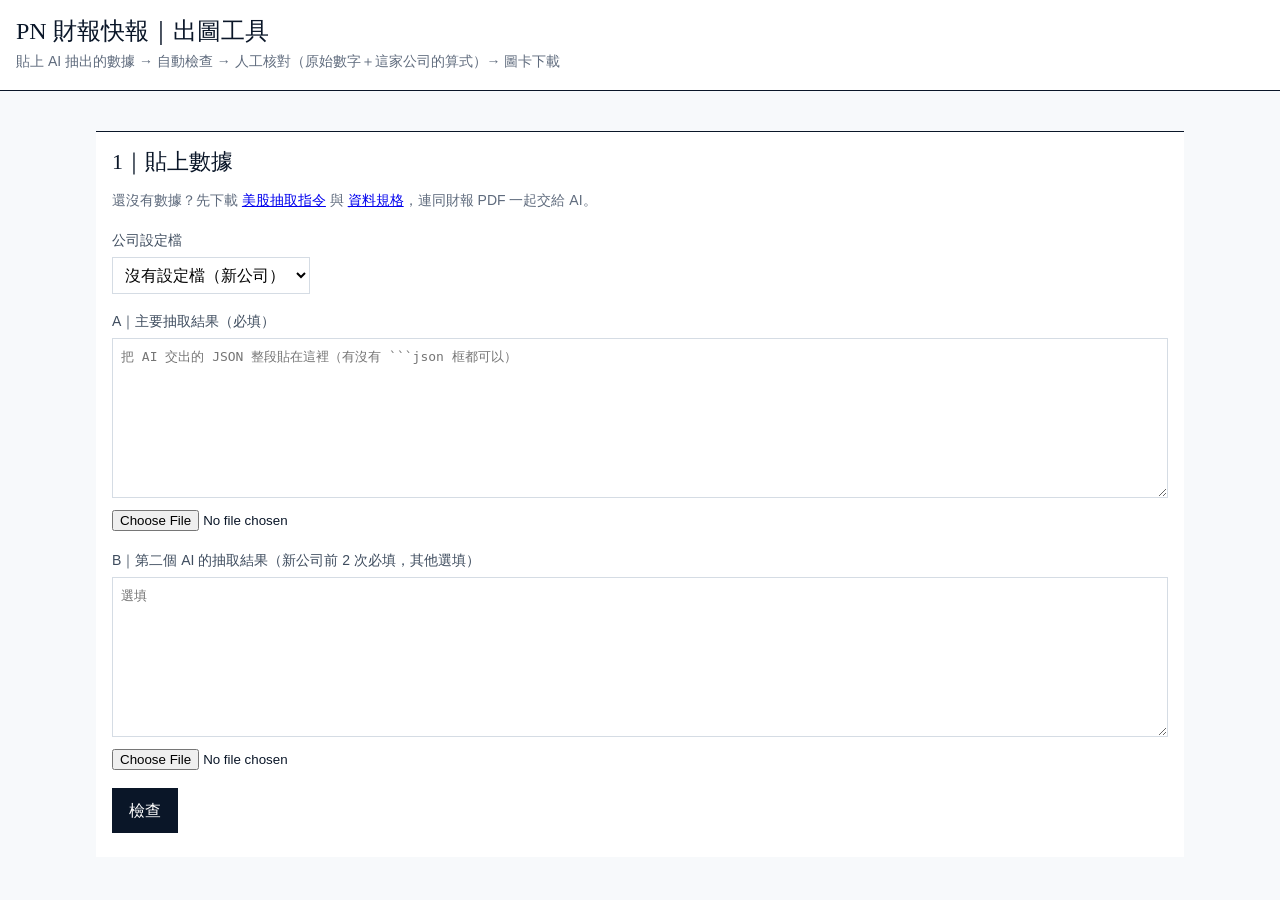
<file: index.html>
<!doctype html>
<html lang="zh-Hant">
<head>
<meta charset="utf-8">
<meta name="viewport" content="width=device-width, initial-scale=1">
<title>PN 財報快報</title>
<meta http-equiv="refresh" content="0; url=app/index.html">
</head>
<body>
<p>正在前往出圖工具⋯⋯若沒有自動跳轉，請點 <a href="app/index.html">PN 財報快報｜出圖工具</a>。</p>
</body>
</html>
</file>
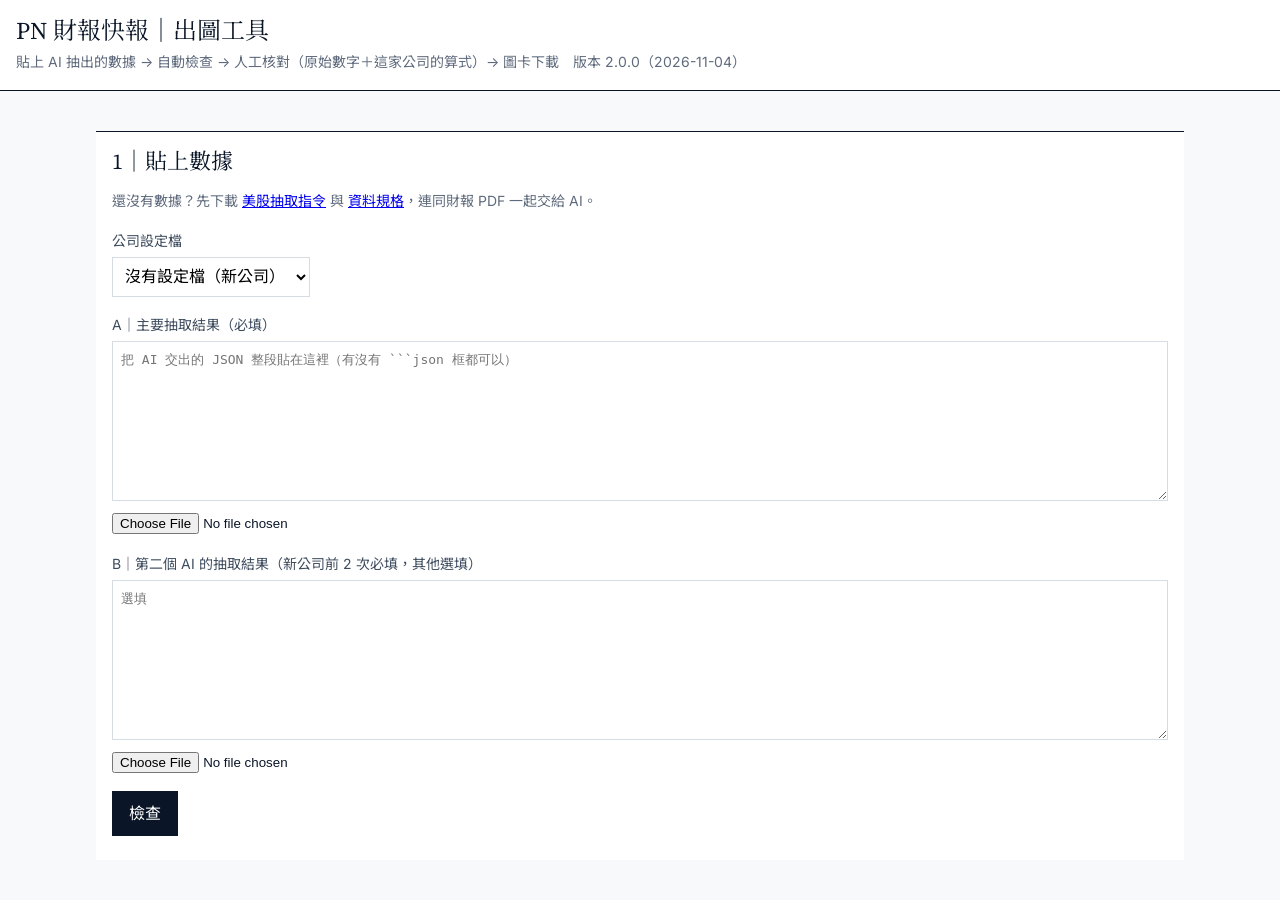
<file: app/index.html>
<!doctype html>
<html lang="zh-Hant">
<head>
<meta charset="utf-8">
<meta name="viewport" content="width=device-width, initial-scale=1">
<title>PN 財報快報</title>
<link id="gf" rel="stylesheet" href="">
<link rel="stylesheet" href="app.css">

</head>
<body>
<header>
  <h1>PN 財報快報｜出圖工具</h1>
  <p>貼上 AI 抽出的數據 → 自動檢查 → 人工核對（原始數字＋這家公司的算式）→ 圖卡下載　<span id="appVersion"></span></p>
</header>
<main>
<div id="fatal" class="banner" hidden></div>

<!-- 步驟 1 -->
<section id="s1">
  <h2>1｜貼上數據</h2>
  <div class="pad">
    <p class="note">還沒有數據？先下載 <a href="../prompts/extract_us.md" download>美股抽取指令</a> 與 <a href="../schema/fact_sheet.schema.json" download>資料規格</a>，連同財報 PDF 一起交給 AI。</p>
    <label class="block" for="company">公司設定檔</label>
    <select id="company"><option value="">沒有設定檔（新公司）</option></select>
    <label class="block" for="fsA">A｜主要抽取結果（必填）</label>
    <textarea id="fsA" placeholder="把 AI 交出的 JSON 整段貼在這裡（有沒有 ```json 框都可以）"></textarea>
    <input type="file" id="fileA" accept=".json,.txt">
    <label class="block" for="fsB">B｜第二個 AI 的抽取結果（新公司前 2 次必填，其他選填）</label>
    <textarea id="fsB" placeholder="選填"></textarea>
    <input type="file" id="fileB" accept=".json,.txt">
    <div class="row"><button id="btnCheck">檢查</button><span id="s1msg" class="note"></span></div>
  </div>
</section>

<!-- 步驟 2 -->
<section id="s2" hidden>
  <h2>2｜自動檢查</h2>
  <div id="formatBox"></div>
  <h3>勾稽與合理性</h3>
  <div class="tablewrap pad"><table id="checks"><thead><tr><th>結果</th><th>項目</th><th>說明</th></tr></thead><tbody></tbody></table></div>
  <div id="diffBox"></div>
</section>

<!-- 步驟 3 -->
<section id="s3" hidden>
  <h2>3｜人工核對</h2>
  <div class="pad note">
    <p>依序完成三層：先第一層、第二層對照 PDF 打勾（用 Ctrl＋F／⌘F 搜尋「列名」），再處理第三層。<b>數字錯了可以直接修改</b>：</p>
    <ul>
      <li><b>第一層、第二層</b>：按「修改」輸入原文的正確值。改過的項目要重新打勾，自動檢查會立刻重算。</li>
      <li><b>第三層</b>：工具自動分成「需要你判斷」「交給 AI」「自動處理」。你只要處理「需要你判斷」，其餘整理成一段文字交給 AI 重新抽取。勾稽不通過若只是<b>這家公司的算法不同</b>，會直接建議公司算式；兩個 AI 取的<b>名稱不同</b>，由你選正確名稱。</li>
      <li><b>公司規範</b>：這家公司的算式與科目中文名稱，確認後記住，下次自動套用。</li>
    </ul>
    <p>規則說明：<a href="../rules/review_rules.md" target="_blank">哪些錯誤可以直接改、哪些必須請 AI 重抽</a></p>
  </div>
  <div id="carryMsg"></div>
  <div class="progress"><div id="bar"></div></div>
  <p class="pad note" id="progressText"></p>
  <div id="manualBox"></div>
  <div id="companyBox"></div>
  <p class="pad note">規則說明：<a href="../rules/company_rules.md" target="_blank">公司規範：各公司可以設定哪些算式</a></p>
  <h3>其他要求（選填，會加入給 AI 的修正要求）</h3>
  <div class="pad"><textarea id="general" style="min-height:80px" placeholder="例如：請補抽第 5 頁的營運指標表"></textarea></div>
  <div id="promptBox" class="pad" hidden>
    <h3 style="margin-left:0">給 AI 的整理（你的判斷＋交給 AI 的問題）</h3>
    <div class="banner"><b>還有交給 AI 的項目，貼回新的 JSON 後才能出圖。</b><br>
      1. 按「複製給 AI 的整理」，貼回<b>原本那個 AI 對話</b>（不要開新對話，AI 才看得到原文）。<br>
      2. 把 AI 重新輸出的 JSON 貼到步驟 1 的 A 欄，按「檢查」。<br>
      3. 數值沒變的勾選、你的修改與判斷都會保留；AI 改過的數字要重新打勾。這次交給 AI 的問題若仍存在，下一輪會改列「需要你判斷」，不會一直循環。</div>
    <p class="note fail" id="promptWait"></p>
    <textarea id="promptText" readonly style="min-height:200px" hidden></textarea>
    <div class="row"><button id="btnCopy" class="ghost" disabled>複製給 AI 的整理</button><span id="copyMsg" class="note"></span></div>
  </div>
  <div class="row pad"><button id="btnRender" disabled>下一步：核對圖卡數字</button><span id="renderMsg" class="note"></span></div>
</section>

<!-- 步驟 4 -->
<section id="s4" hidden>
  <h2>4｜圖卡數字核對（對照新聞稿）</h2>
  <div class="pad note">
    <p>下表是這次圖卡上會出現的重點數字。工具已先填入 AI 從新聞稿抄下的數字；<b>空白的請照新聞稿補上</b>（新聞稿沒寫的可以留白），你只需要處理被標記的行：</p>
    <ul>
      <li><b>四捨五入</b>（例如 24.7% 對 25%）：自動通過。</li>
      <li><b>定義不同</b>（例如淨利含不含非控制權益、營收含不含避險損益）：圖卡數字不改，自動在圖卡頁尾加附註。</li>
      <li><b>對不上</b>（科目抓錯、單位錯）：必須修正，回到步驟 3 改數字、交給 AI，或在「公司規範」調整這家公司的算式。</li>
    </ul>
  </div>
  <div id="verifyBox"></div>
  <div class="row pad"><button id="btnDraw" disabled>產出圖卡</button><span id="drawMsg" class="note"></span></div>
</section>

<!-- 步驟 5 -->
<section id="s5" hidden>
  <h2>5｜圖卡</h2>
  <div class="pad" id="selBox"></div>
  <div class="pad">
    <label class="block" for="nextDate">下次財報日期（選填：只有公司已正式公告時才填，例 2027-01-20；空白則不顯示；顯示在 K1）</label>
    <input type="text" id="nextDate" placeholder="YYYY-MM-DD"> <span class="note" id="nextDateNote"></span>
    <div class="row">
      <button id="btnApply" class="ghost">套用日期</button>
      <button id="btnAll">下載全部 PNG</button>
      <button id="btnRules" class="ghost">下載公司規範</button>
      <button id="btnArchive" class="ghost">下載本季存檔</button>
    </div>
    <div id="dropBox"></div>
    <p class="note" id="exportMsg"></p>
  </div>
  <div id="grid"></div>
</section>

</main>
<script type="module" src="main.js"></script>

</body>
</html>
</file>
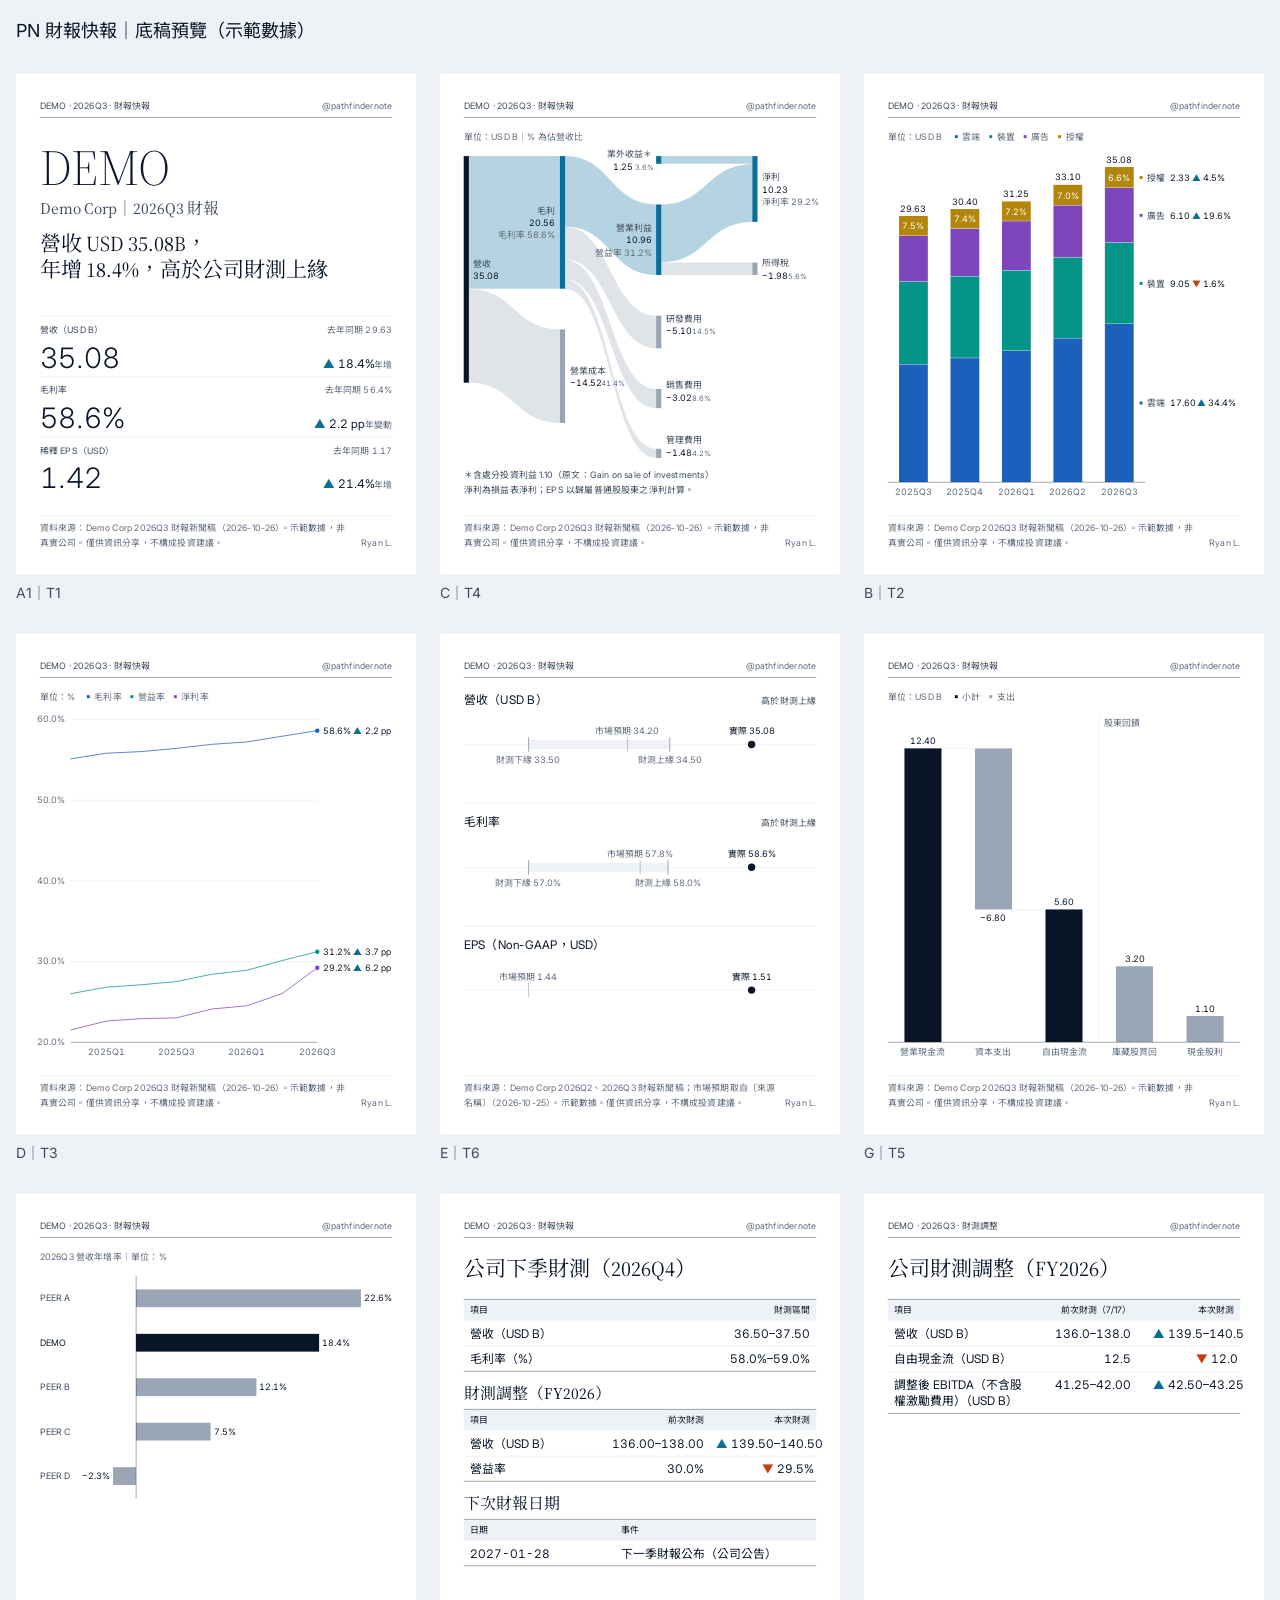
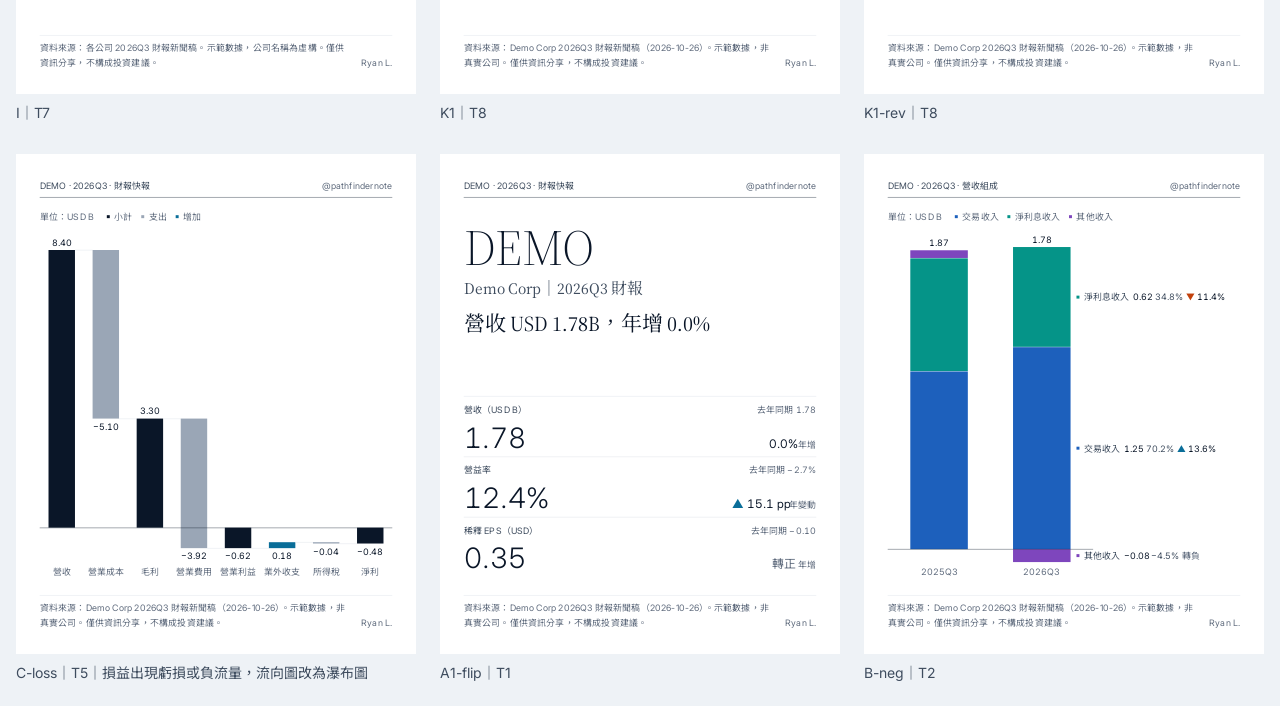
<file: app/demo/preview.html>
<!doctype html>
<html lang="zh-Hant">
<head>
<meta charset="utf-8">
<meta name="viewport" content="width=device-width, initial-scale=1">
<title>PN 底稿預覽</title>
<link rel="preconnect" href="https://fonts.googleapis.com">
<link rel="preconnect" href="https://fonts.gstatic.com" crossorigin>
<link id="gf" rel="stylesheet" href="">
<style>
  body { margin: 0; background: #EEF2F6; font-family: Inter, "Noto Sans TC", sans-serif; color: #0A1628; }
  header { padding: 16px; display: flex; gap: 16px; align-items: center; flex-wrap: wrap; }
  header h1 { font-size: 18px; font-weight: 400; margin: 0; }
  button { font: inherit; padding: 8px 16px; border: 1px solid #0A1628; background: #FFFFFF; border-radius: 0; cursor: pointer; }
  button[aria-pressed="true"] { background: #0A1628; color: #FFFFFF; }
  #grid { display: grid; grid-template-columns: repeat(auto-fill, minmax(min(100%, 360px), 1fr)); gap: 24px; padding: 16px; }
  figure { margin: 0; }
  figure svg { width: 100%; height: auto; display: block; }
  figcaption { font-size: 14px; padding: 8px 0; color: #3E4C5E; }
  .card-full { width: 1080px; height: 1350px; }
  body.capture #grid { display: block; padding: 0; }
  body.capture header, body.capture figcaption { display: none; }
  body.capture figure svg { width: 1080px; height: 1350px; }
</style>
</head>
<body>
<header>
  <h1>PN 財報快報｜底稿預覽（示範數據）</h1>
</header>
<div id="grid"></div>
<script type="module">
  import { renderCard } from "../templates/index.js";
  import { createMeasurer } from "../lib/text.js";
  import { ensureFonts, installLocalAliases } from "../lib/fonts.js";
  import { DEMO_CARDS } from "./demo_cards.js";

  const params = new URLSearchParams(location.search);
  const brand = await (await fetch("../brand.json")).json();
  if (params.get("local") === "1") installLocalAliases();
  else document.getElementById("gf").href = brand.fonts.web_source;
  if (params.get("capture") === "1") document.body.classList.add("capture");

  await ensureFonts(brand, DEMO_CARDS);
  const measure = createMeasurer();
  const grid = document.getElementById("grid");

  function draw() {
    grid.innerHTML = "";
    for (const spec of DEMO_CARDS) {
      const out = renderCard(spec, brand, measure);
      const fig = document.createElement("figure");
      fig.dataset.id = spec.id;
      fig.innerHTML = out.svg + `<figcaption>${spec.id}｜${out.template}${out.fallback ? "｜" + out.fallback : ""}</figcaption>`;
      grid.appendChild(fig);
    }
    window.__rendered = true;
  }
  draw();
</script>
</body>
</html>
</file>
<file: app/app.css>
/* 出圖工具的介面樣式（不影響圖卡本身；圖卡樣式在 brand.json 與 templates/） */
:root {
  --bg: #FFFFFF; --paper: #F7F9FB; --band: #EEF2F6; --text: #0A1628; --text2: #3E4C5E; --muted: #5F6B7D;
  --rule: #D5DCE4; --up: #0A6E99; --down: #C2410C; --warn: #8A6A08;
}
* { box-sizing: border-box; }
body { margin: 0; background: var(--paper); color: var(--text); font: 16px/1.7 Inter, "Noto Sans TC", sans-serif; }
header { background: var(--bg); border-bottom: 1px solid var(--text); padding: 16px; }
header h1 { margin: 0; font: 400 24px/1.25 "Source Serif 4", "Noto Serif TC", serif; }
header p { margin: 4px 0 0; color: var(--muted); font-size: 14px; }
main { max-width: 1120px; margin: 0 auto; padding: 16px; }
section { background: var(--bg); border-top: 1px solid var(--text); margin: 24px 0; padding: 16px 0 24px; }
section[hidden] { display: none; }
h2 { font: 400 22px/1.25 "Source Serif 4", "Noto Serif TC", serif; margin: 0 16px 8px; }
h3 { font-weight: 400; font-size: 17px; margin: 24px 16px 8px; }
.pad { padding: 0 16px; }
.note { color: var(--muted); font-size: 14px; }
label.block { display: block; margin: 16px 0 4px; color: var(--text2); font-size: 14px; }
textarea { width: 100%; min-height: 160px; font: 13px/1.5 ui-monospace, Menlo, monospace; border: 1px solid var(--rule); padding: 8px; border-radius: 0; }
select, input[type=text] { font: inherit; border: 1px solid var(--rule); padding: 8px; border-radius: 0; background: var(--bg); max-width: 100%; }
button { font: inherit; padding: 8px 16px; border: 1px solid var(--text); background: var(--text); color: var(--bg); border-radius: 0; cursor: pointer; }
button.ghost { background: var(--bg); color: var(--text); }
button:disabled { background: var(--rule); border-color: var(--rule); color: var(--muted); cursor: not-allowed; }
.row { display: flex; gap: 12px; flex-wrap: wrap; align-items: center; margin-top: 16px; }
.tablewrap { overflow-x: auto; }
table { border-collapse: collapse; width: 100%; font-size: 14px; }
th, td { text-align: left; vertical-align: top; padding: 8px 12px; border-bottom: 1px solid var(--rule); }
th { background: var(--band); font-weight: 400; color: var(--text2); border-top: 1px solid var(--text); }
td.num { text-align: right; font-variant-numeric: tabular-nums; white-space: nowrap; }
td.src { color: var(--muted); font-size: 13px; }
.pass { color: var(--up); } .fail { color: var(--down); } .warn { color: var(--warn); } .skip { color: var(--muted); }
.banner { margin: 8px 16px; padding: 12px 16px; border-left: 4px solid var(--down); background: var(--paper); }
.banner.ok { border-left-color: var(--up); }
.progress { height: 4px; background: var(--rule); margin: 8px 16px; }
.progress > div { height: 100%; background: var(--up); width: 0; transition: width .2s; }
input[type=checkbox] { width: 20px; height: 20px; accent-color: var(--text); }
#grid { display: grid; grid-template-columns: repeat(auto-fill, minmax(min(100%, 320px), 1fr)); gap: 24px; padding: 0 16px; }
figure { margin: 0; } figure svg { width: 100%; height: auto; display: block; border: 1px solid var(--rule); }
figcaption { display: flex; justify-content: space-between; align-items: center; gap: 8px; padding: 8px 0; font-size: 14px; color: var(--text2); }
details summary { cursor: pointer; color: var(--text2); }
.reason { width: 100%; margin-top: 4px; }
.edited { background: #FFF8E6; }
.ai-old { color: var(--muted); text-decoration: line-through; font-size: 13px; }
.editor { background: var(--paper); }
.editor input[type=text] { width: 100%; margin: 4px 0; }
.editor .row { margin-top: 8px; }
button.small { padding: 4px 10px; font-size: 13px; }
.choice { display: block; margin: 4px 0; }
.choice input { margin-right: 6px; vertical-align: middle; }
.t3 textarea, .t3 input[type=text] { width: 100%; margin-top: 4px; }
.t3 .item { font-size: 14px; margin-bottom: 4px; }
.resolved { color: var(--up); font-size: 13px; }
.pending { color: var(--down); font-size: 13px; }
.tag { font-size: 12px; color: var(--up); border: 1px solid var(--up); padding: 0 6px; margin-left: 6px; vertical-align: middle; }
.cp .choice { display: inline-block; margin: 4px 16px 4px 0; }
.cp select { margin: 4px 8px 4px 0; }
.cp td input[type=text] { width: 100%; }
code { font-size: 13px; background: var(--paper); padding: 0 4px; }
</file>
